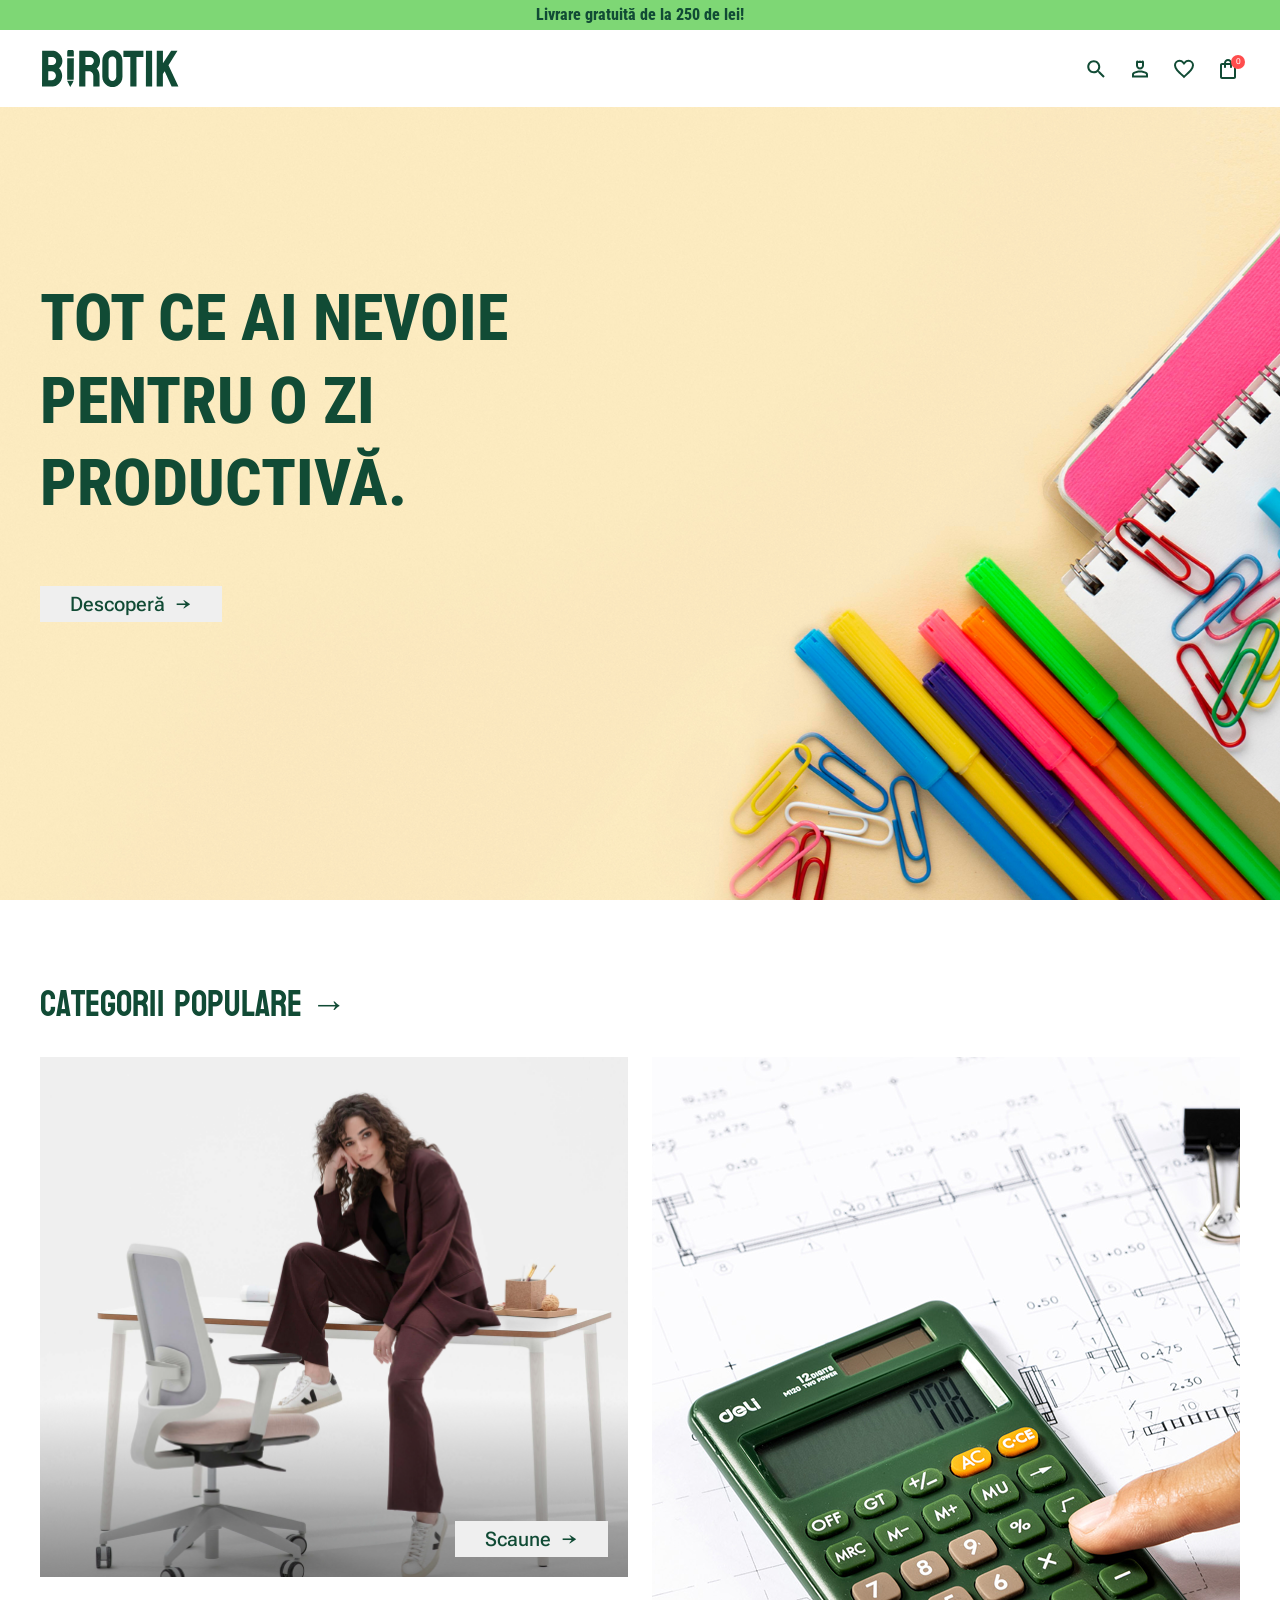
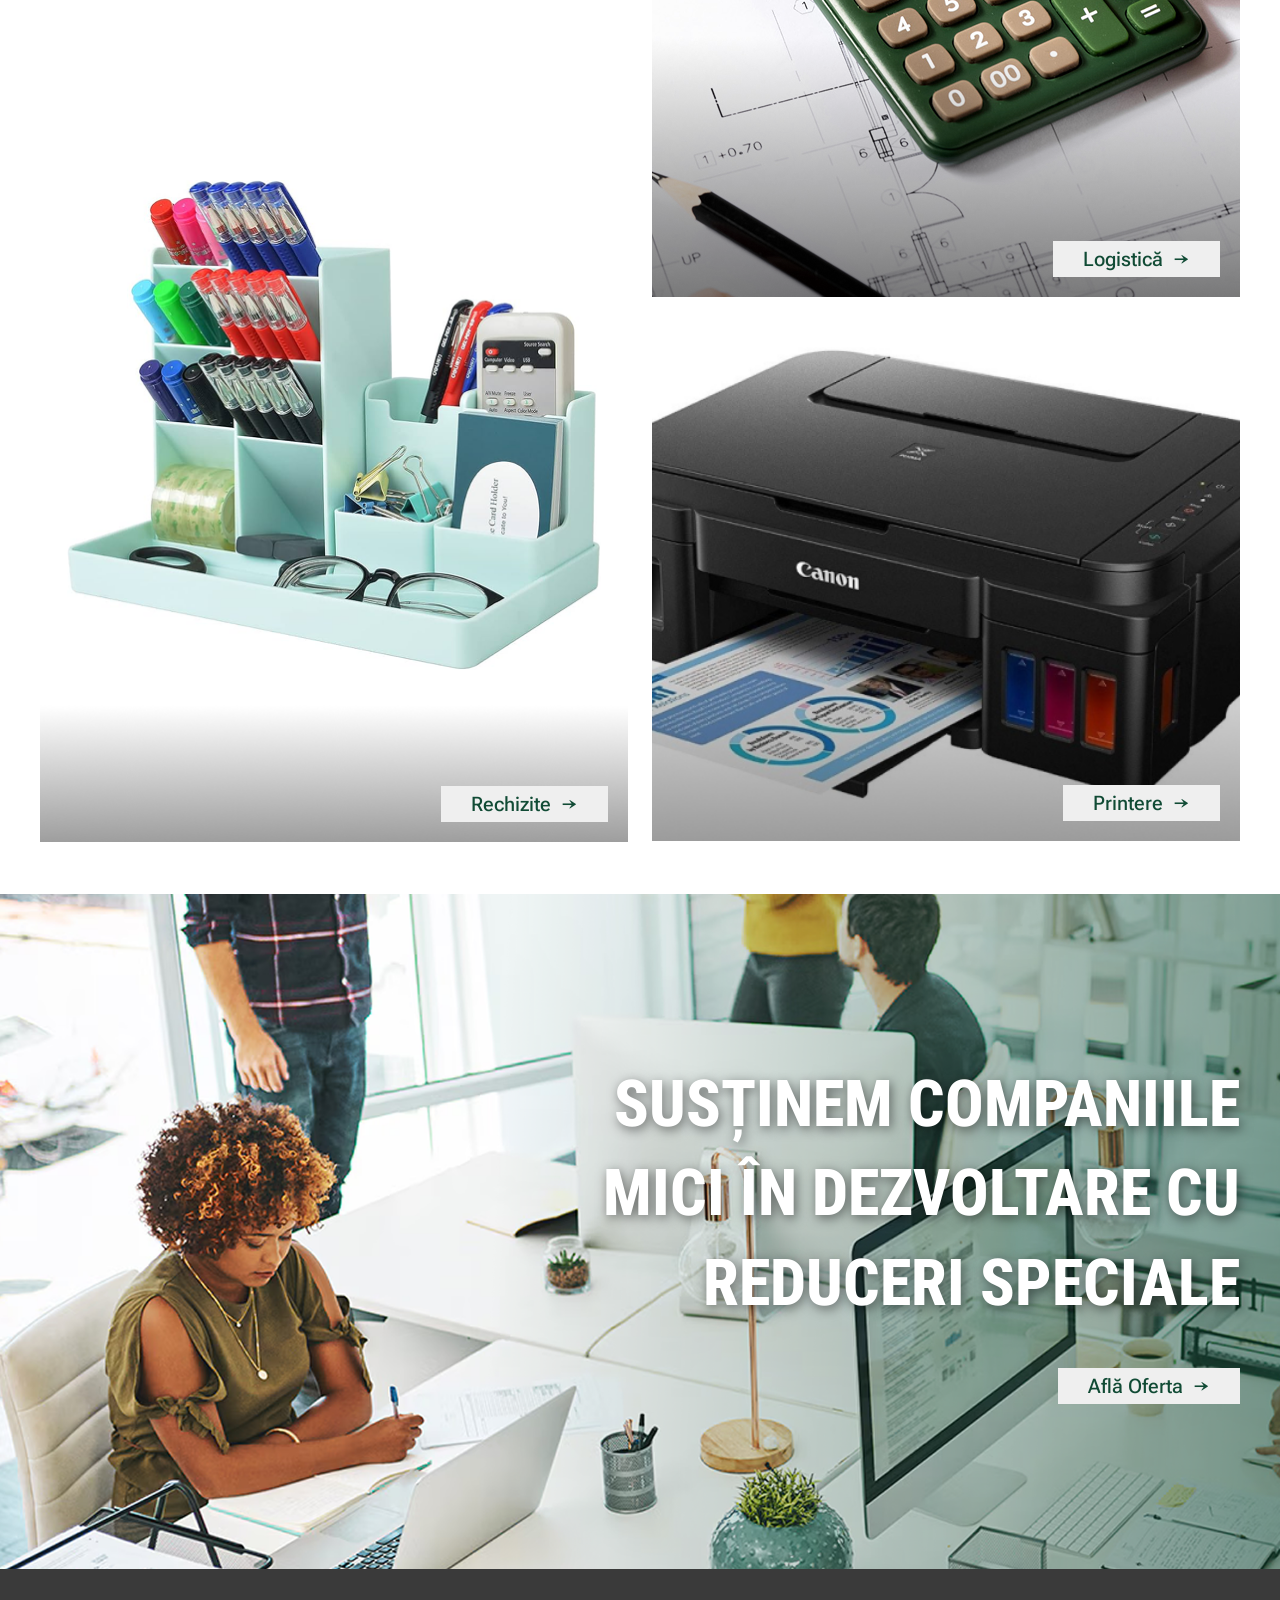
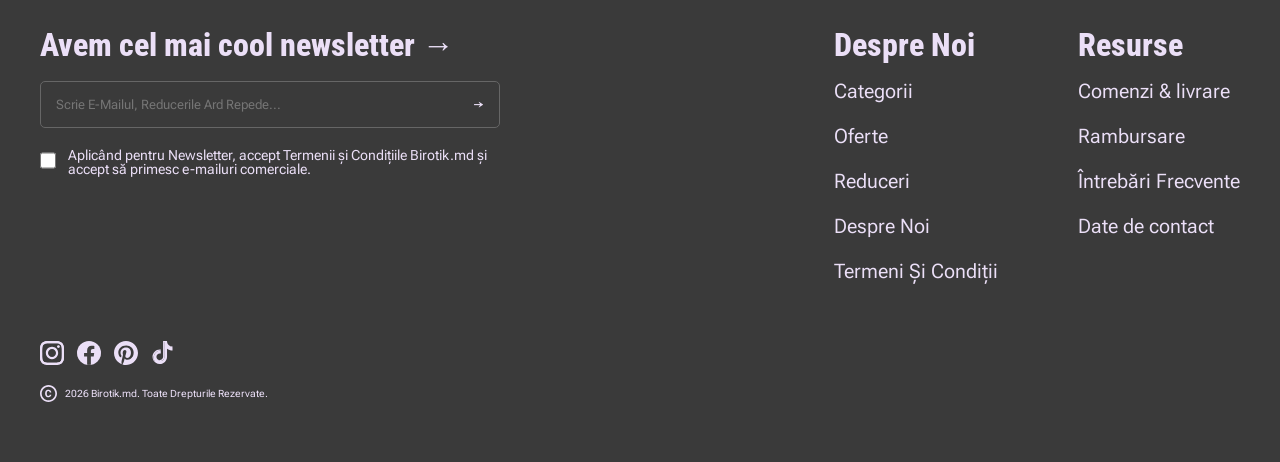
<file: index.html>
<!DOCTYPE html>
<html lang="en">

<head>
    <meta charset="UTF-8">
    <meta name="viewport" content="width=device-width, initial-scale=1.0">
    <title>Birotik</title>
    <link rel="stylesheet" href="styles/styles.css" />
    <link rel="stylesheet" href="styles/header.css" />
    <link rel="stylesheet" href="styles/hero.css" />
    <link rel="stylesheet" href="styles/categories.css" />
    <link rel="stylesheet" href="styles/action.css" />
    <link rel="stylesheet" href="styles/footer.css" />

    <link rel="icon" type="image/x-icon" href="assets/svg/favicon.svg">
</head>

<body>
    <div class="header-container"></div>

    <main>
        <section class="hero">
            <div class="container">
                <h1 class="hero_heading">Tot ce ai nevoie pentru o zi productivă.</h1>
                <button class="hero_button button">
                    <a href="market.html" class="hero_button_link button_link">
                        <span>Descoperă</span>
                        <span class="hero_button_icon button_icon">→</span>
                    </a>
                </button>
            </div>
        </section>

        <section class="categories">
            <div class="container">
                <h2 class="categories_heading">
                    <a href="categories.html">Categorii populare →</a>
                </h2>
                <div class="categories_gallery">
                    <div class="categori_item item1">
                        <button class="button categorie_button">
                            <a href="404.html" class="categorie_button_link button_link">
                                <span>Scaune</span>
                                <span class="categorie_button_icon button_icon">→</span>
                            </a>
                        </button>
                    </div>
                    <div class="categori_item item2">
                        <button class="button categorie_button">
                            <a href="404.html" class="categorie_button_link button_link">
                                <span>Logistică</span>
                                <span class="categorie_button_icon button_icon">→</span>
                            </a>
                        </button>
                    </div>
                    <div class="categori_item item3">
                        <button class="button categorie_button">
                            <a href="404.html" class="categorie_button_link button_link">
                                <span>Rechizite</span>
                                <span class="categorie_button_icon button_icon">→</span>
                            </a>
                        </button>
                    </div>
                    <div class="categori_item item4">
                        <button class="button categorie_button">
                            <a href="404.html" class="categorie_button_link button_link">
                                <span>Printere</span>
                                <span class="categorie_button_icon button_icon">→</span>
                            </a>
                        </button>
                    </div>
                </div>
            </div>
            </div>
        </section>

        <section class="action">
            <div class="container">
                <h1 class="action_heading">Susținem companiile mici în dezvoltare cu reduceri speciale</h1>
                <button class="action_button button">
                    <a href="about.html" class="action_button_link button_link">
                        <span>Află Oferta</span>
                        <span class="action_button_icon button_icon">→</span>
                    </a>
                </button>
            </div>
        </section>

    </main>

    <div class="footer-container"></div>

</body>

<script src=" js_code/header-injector.js"></script>
<script src=" js_code/footer-injector.js"></script>


</html>
</file>
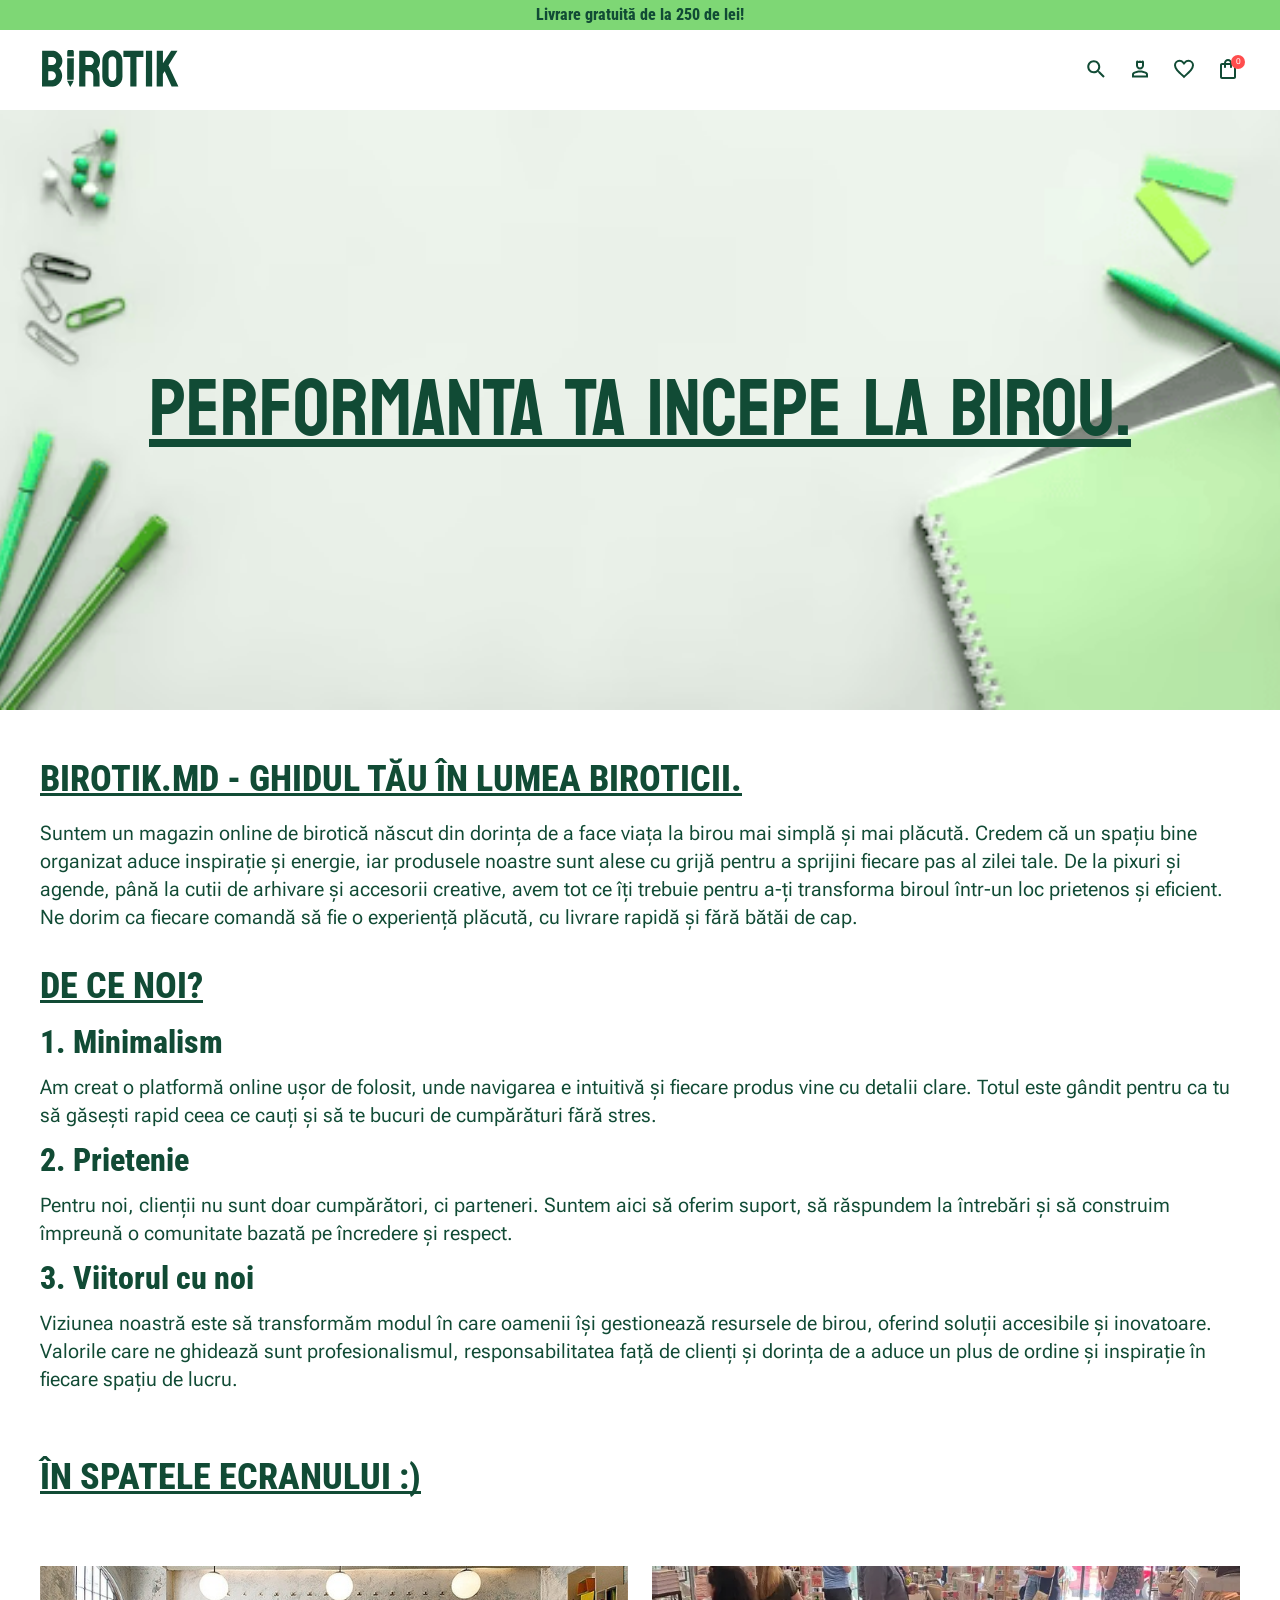
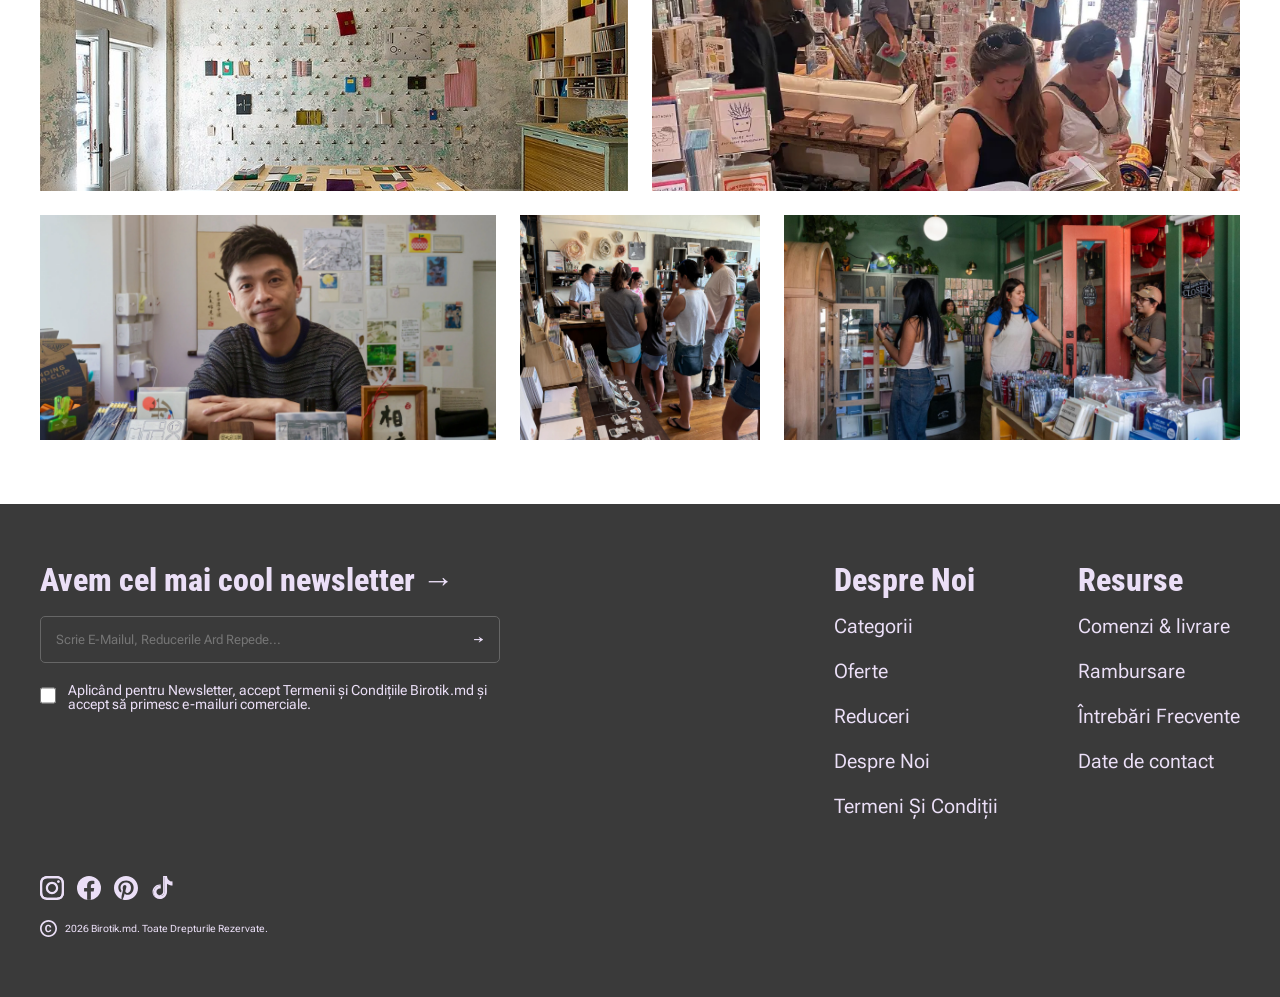
<file: about.html>
<!DOCTYPE html>
<html lang="en">

<head>
    <meta charset="UTF-8">
    <meta name="viewport" content="width=device-width, initial-scale=1.0">
    <title>Birotik</title>
    <link rel="stylesheet" href="styles/styles.css" />
    <link rel="stylesheet" href="styles/header.css" />
    <link rel="stylesheet" href="styles/footer.css" />
    <link rel="stylesheet" href="styles/about.css" />

    <link rel="icon" type="image/x-icon" href="assets/svg/favicon.svg">
</head>

<body>
    <div class="header-container"></div>

    <main>
        <section class="action">
            <div class="container">
                <h1 class="action_heading">Performanta ta incepe la birou.</h1>
            </div>
        </section>
        <br>
        <div class="container">
            <section class="text-about">
                <h2 class="h2text"><a src="index.html">BIROTIK.MD</a> -
                    GHIDUL TĂU ÎN LUMEA BIROTICII.</h2>
                <p class="textspan">Suntem un magazin online de birotică născut din dorința de a face viața la birou mai
                    simplă și
                    mai plăcută. Credem că un spațiu bine organizat aduce inspirație și energie, iar produsele noastre
                    sunt alese cu
                    grijă pentru a sprijini fiecare pas al zilei tale. De la pixuri și agende, până la cutii de arhivare
                    și
                    accesorii creative, avem tot ce îți trebuie pentru a-ți transforma biroul într-un loc prietenos și
                    eficient. Ne
                    dorim ca fiecare comandă să fie o experiență plăcută, cu livrare rapidă și fără bătăi de cap.</span>
                <h2 class="h2text">De ce noi?</h2>
                <br>
                <h2 class="reasons">1. Minimalism</h2>
                <p class="textspan">Am creat o platformă online ușor de folosit, unde navigarea e intuitivă și fiecare
                    produs vine
                    cu detalii clare. Totul este gândit pentru ca tu să găsești rapid ceea ce cauți și să te bucuri de
                    cumpărături
                    fără stres.</span>
                <h2 class="reasons">2. Prietenie</h2>
                <p class="textspan">Pentru noi, clienții nu sunt doar cumpărători, ci parteneri. Suntem aici să oferim
                    suport, să
                    răspundem la întrebări și să construim împreună o comunitate bazată pe încredere și respect.</span>
                <h2 class="reasons">3. Viitorul cu noi</h2>
                <p class="textspan">Viziunea noastră este să transformăm modul în care oamenii își gestionează resursele
                    de birou,
                    oferind soluții accesibile și inovatoare. Valorile care ne ghidează sunt profesionalismul,
                    responsabilitatea
                    față de clienți și dorința de a aduce un plus de ordine și inspirație în fiecare spațiu de
                    lucru.</span>
            </section>
            <br>
            <section class="image-grid">
                <h2 class="h2text">în spatele ecranului :&#41;</h2>
            </section>
            <section class="image-grid">
                <div class="grid-wrapper">

                    <div class="row-1">
                        <div class="cell">
                            <img src="assets/images/1.jpg">
                        </div>
                        <div class="cell">
                            <img src="assets/images/2.webp">
                        </div>
                    </div>

                    <div class="row-2">
                        <div class="cell-a">
                            <img src="assets/images/3.webp">
                        </div>
                        <div class="cell-b">
                            <img src="assets/images/5.webp">
                        </div>
                        <div class="cell-c">
                            <img src="assets/images/6.jpg">
                        </div>
                    </div>

                </div>
            </section>
        </div>
    </main>

    <div class=" footer-container"></div>

</body>

<script src=" js_code/header-injector.js"></script>
<script src=" js_code/footer-injector.js"></script>


</html>
</file>
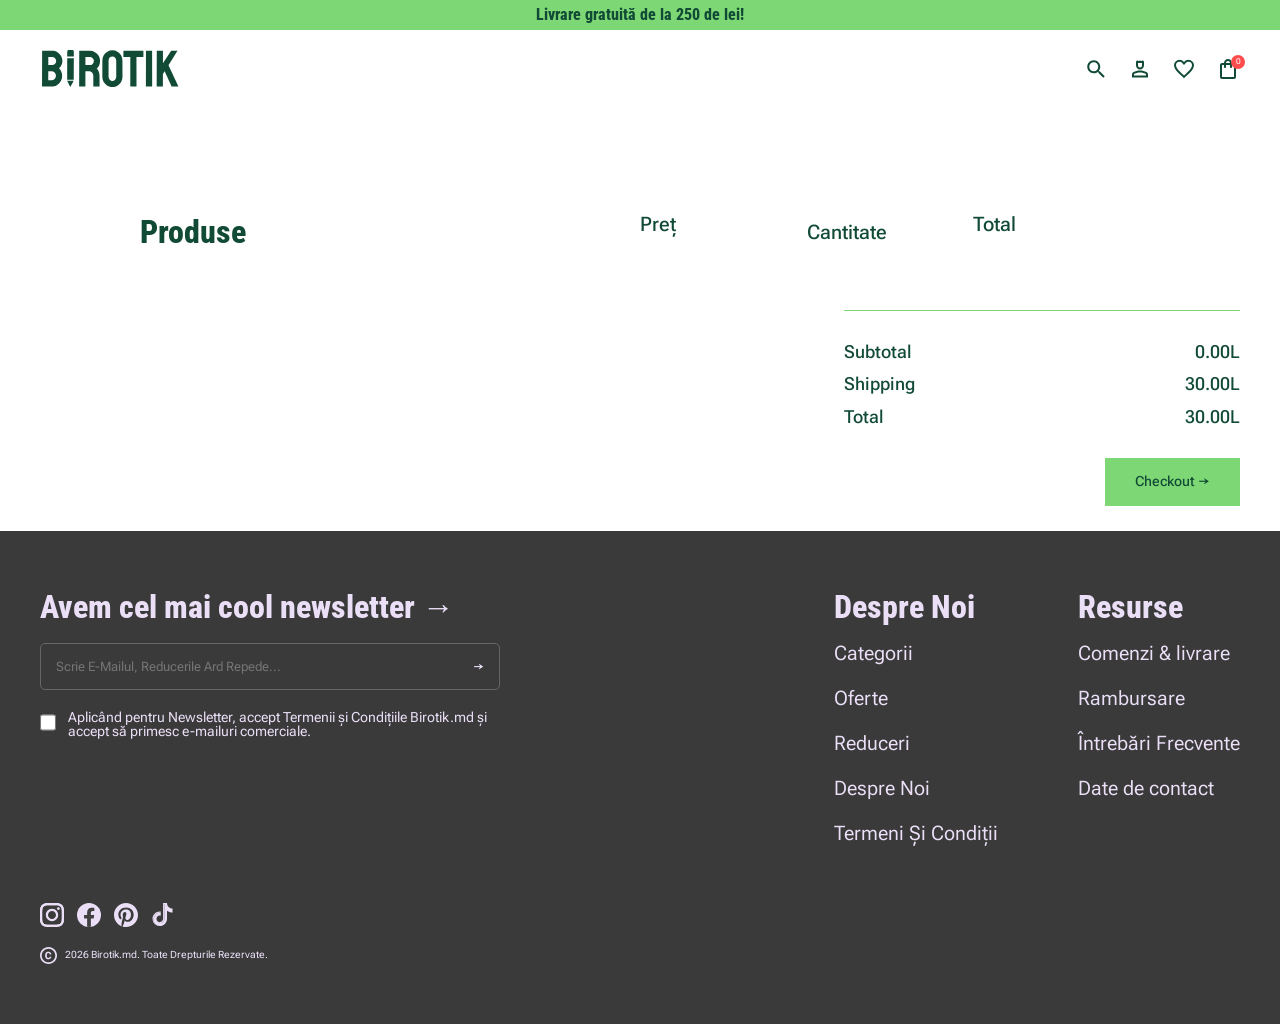
<file: cart.html>
<!DOCTYPE html>
<html lang="en">

<head>
    <meta charset="UTF-8">
    <meta name="viewport" content="width=device-width, initial-scale=1.0">
    <title>Birotik</title>
    <link rel="stylesheet" href="styles/styles.css" />
    <link rel="stylesheet" href="styles/header.css" />
    <link rel="stylesheet" href="styles/footer.css" />
    <link rel="stylesheet" href="styles/cart.css" />

    <link rel="icon" type="image/x-icon" href="assets/svg/favicon.svg">
</head>

<body>
    <div class="header-container"></div>

    <main>
        <div class="container">
            <div class="cart-wrapper">
                <div class="cart">
                    <div class="cart-header">
                        <div class="cart-title">Produse</div>
                        <div></div>
                        <div class="price">Preț</div>
                        <div class="qty">Cantitate</div>
                        <div class="total">Total</div>
                    </div>
                    <div class="cart-items"></div>
                </div>

                <div class="checkout">
                    <div class="prices-wrapper">
                        <div>Subtotal</div>
                        <div class="subtotal-price"></div>
                    </div>
                    <div class="prices-wrapper">
                        <div>Shipping</div>
                        <div class="shipping-price"></div>
                    </div>
                    <div class="prices-wrapper">
                        <div>Total</div>
                        <div class="total-price"></div>
                    </div>
                    <button>
                        <a href="checkout.html">Checkout →</a>
                    </button>
                </div>
            </div>
        </div>
    </main>

    <div class=" footer-container"></div>

</body>

<script src=" js_code/header-injector.js"></script>
<script src=" js_code/footer-injector.js"></script>
<script type="module" src="js_code/cart.js"></script>
<script type="module" src="js_code/mockupData.js"></script>


</html>
</file>
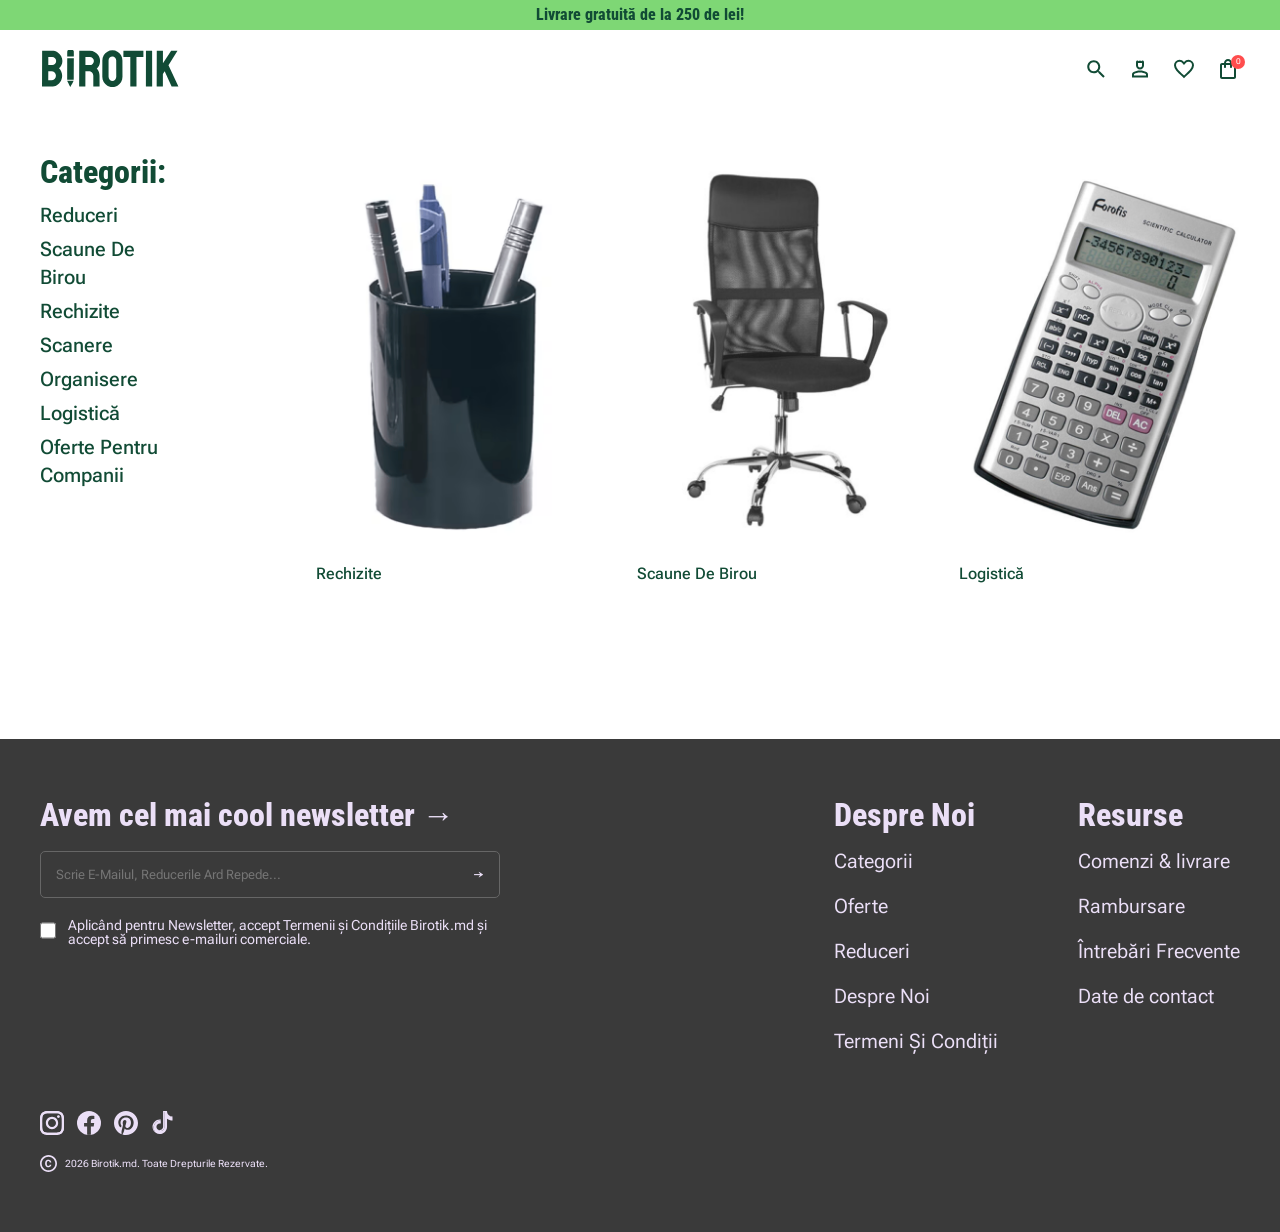
<file: categories.html>
<!DOCTYPE html>
<html lang="en">

<head>
    <meta charset="UTF-8">
    <meta name="viewport" content="width=device-width, initial-scale=1.0">
    <title>Birotik</title>
    <link rel="stylesheet" href="styles/styles.css" />
    <link rel="stylesheet" href="styles/header.css" />
    <link rel="stylesheet" href="styles/footer.css" />
    <link rel="stylesheet" href="styles/categories-page.css" />

    <link rel="icon" type="image/x-icon" href="assets/svg/favicon.svg">
</head>

<body>
    <div class="header-container"></div>

    <main>
        <div class="container">
            <div class="categories-wrapper">
                <div class="nav">
                    <h1 class="nav-title">Categorii:</h1>
                    <a href="">Reduceri</a>
                    <a href="">Scaune De Birou</a>
                    <a href="">Rechizite</a>
                    <a href="">Scanere</a>
                    <a href="">Organisere</a>
                    <a href="">Logistică</a>
                    <a href="">Oferte Pentru Companii</a>
                </div>
                <div class="categories">
                    <div class="category">
                        <img src="assets/images/stationery.png" />
                        <h2>Rechizite</h2>
                    </div>
                    <div class="category">
                        <img src="assets/images/chair.png" />
                        <h2>Scaune De Birou</h2>
                    </div>
                    <div class="category">
                        <img src="assets/images/logistics.png"/>
                        <h2>Logistică</h2>
                    </div>
                </div>
            </div>
    </main>

    <div class=" footer-container"></div>

</body>

<script src=" js_code/header-injector.js"></script>
<script src=" js_code/footer-injector.js"></script>

</html>
</file>
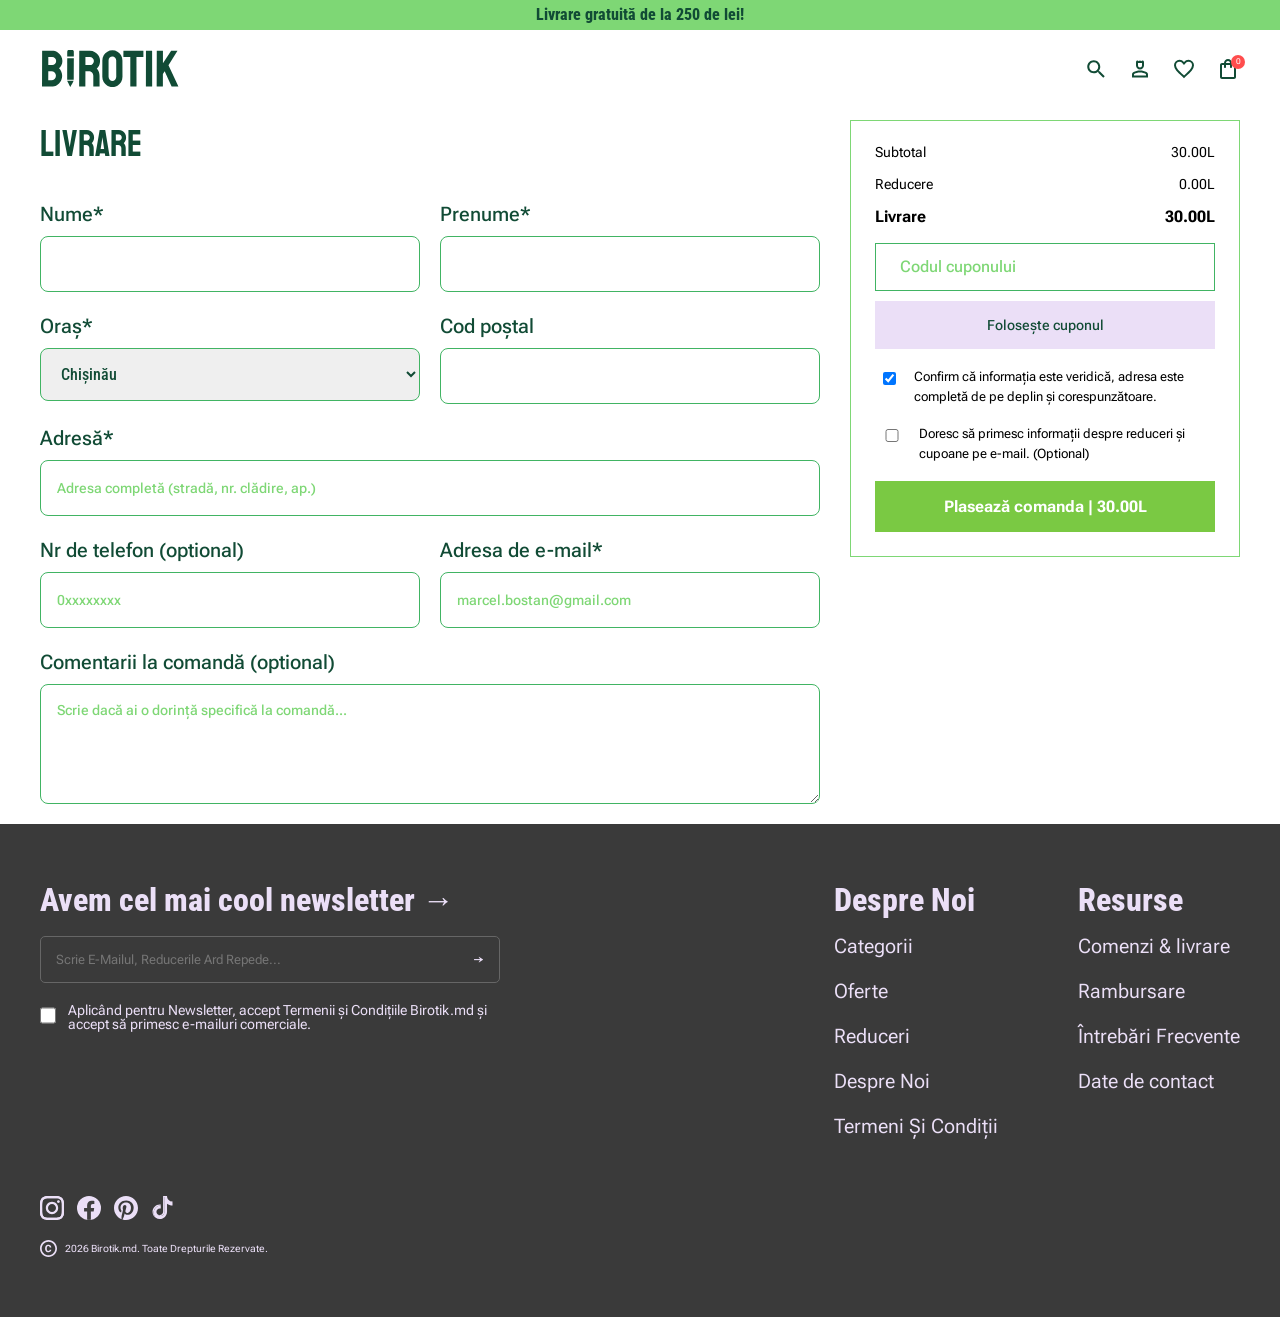
<file: checkout.html>
<!DOCTYPE html>
<html lang="en">

<head>
    <meta charset="UTF-8">
    <meta name="viewport" content="width=device-width, initial-scale=1.0">
    <title>Birotik</title>
    <link rel="stylesheet" href="styles/styles.css" />
    <link rel="stylesheet" href="styles/header.css" />
    <link rel="stylesheet" href="styles/footer.css" />
    <link rel="stylesheet" href="styles/checkout.css" />

    <link rel="icon" type="image/x-icon" href="assets/svg/favicon.svg">
</head>

<body>
    <div class="header-container"></div>

    <main>
        <div class="container">
            <form class="checkout">
                <div class="checkout-form">
                    <h2>LIVRARE</h2>
                    <div class="row two-col">
                        <div class="input-group">
                            <label>Nume*</label>
                            <input type="text" required>
                        </div>

                        <div class="input-group">
                            <label>Prenume*</label>
                            <input type="text" required>
                        </div>
                    </div>

                    <div class="row two-col">
                        <div class="input-group">
                            <label>Oraș*</label>
                            <select required>
                                <option>Chișinău</option>
                                <option>Bălți</option>
                                <option>Cahul</option>
                            </select>
                        </div>

                        <div class="input-group">
                            <label>Cod poștal</label>
                            <input type="text">
                        </div>
                    </div>

                    <div class="row">
                        <div class="input-group">
                            <label>Adresă*</label>
                            <input type="text" placeholder="Adresa completă (stradă, nr. clădire, ap.)" required>
                        </div>
                    </div>

                    <div class="row two-col">
                        <div class="input-group">
                            <label>Nr de telefon (optional)</label>
                            <input type="tel" pattern="0[0-9]{8}" placeholder="0xxxxxxxx">
                        </div>
                        <div class="input-group">
                            <label>Adresa de e-mail*</label>
                            <input type="email" placeholder="marcel.bostan@gmail.com" required>
                        </div>
                    </div>

                    <div class="row">
                        <div class="input-group">
                            <label>Comentarii la comandă (optional)</label>
                            <textarea placeholder="Scrie dacă ai o dorință specifică la comandă..."></textarea>
                        </div>
                    </div>
                </div>

                <div class="checkout-summary">
                    <div class="summary-row">
                        <span>Subtotal</span>
                        <span class="subtotal-price"></span>
                    </div>

                    <div class="summary-row">
                        <span>Reducere</span>
                        <span class="discount"></span>
                    </div>

                    <div class="summary-row total">
                        <span>Livrare</span>
                        <span class="total-price"></span>
                    </div>

                    <div class="coupon">
                        <input class="coupon-input" type="text" placeholder="Codul cuponului">
                        <button class="use-discount">Folosește cuponul</button>
                    </div>

                    <div class="checkbox-group">
                        <input type="checkbox" checked>
                        <label>
                            Confirm că informația este veridică,
                            adresa este completă de pe deplin și corespunzătoare.
                        </label>
                    </div>

                    <div class="checkbox-group">
                        <input type="checkbox">
                        <label>
                            Doresc să primesc informații despre reduceri
                            și cupoane pe e-mail. (Optional)
                        </label>
                    </div>

                    <button type="submit" class="checkout-btn">
                        <span>Plasează comanda</span>
                        <span> | </span>
                        <span class="button-price">130.00L</span>
                    </button>
                    </div>
                </div>
            </form>
        </div>
    </main>

    <div class=" footer-container"></div>
</body>

<script src="js_code/header-injector.js"></script>
<script src="js_code/footer-injector.js"></script>
<script type="module" src="js_code/checkout.js"></script>
<script type="module" src="js_code/mockupData.js"></script>


</html>
</file>
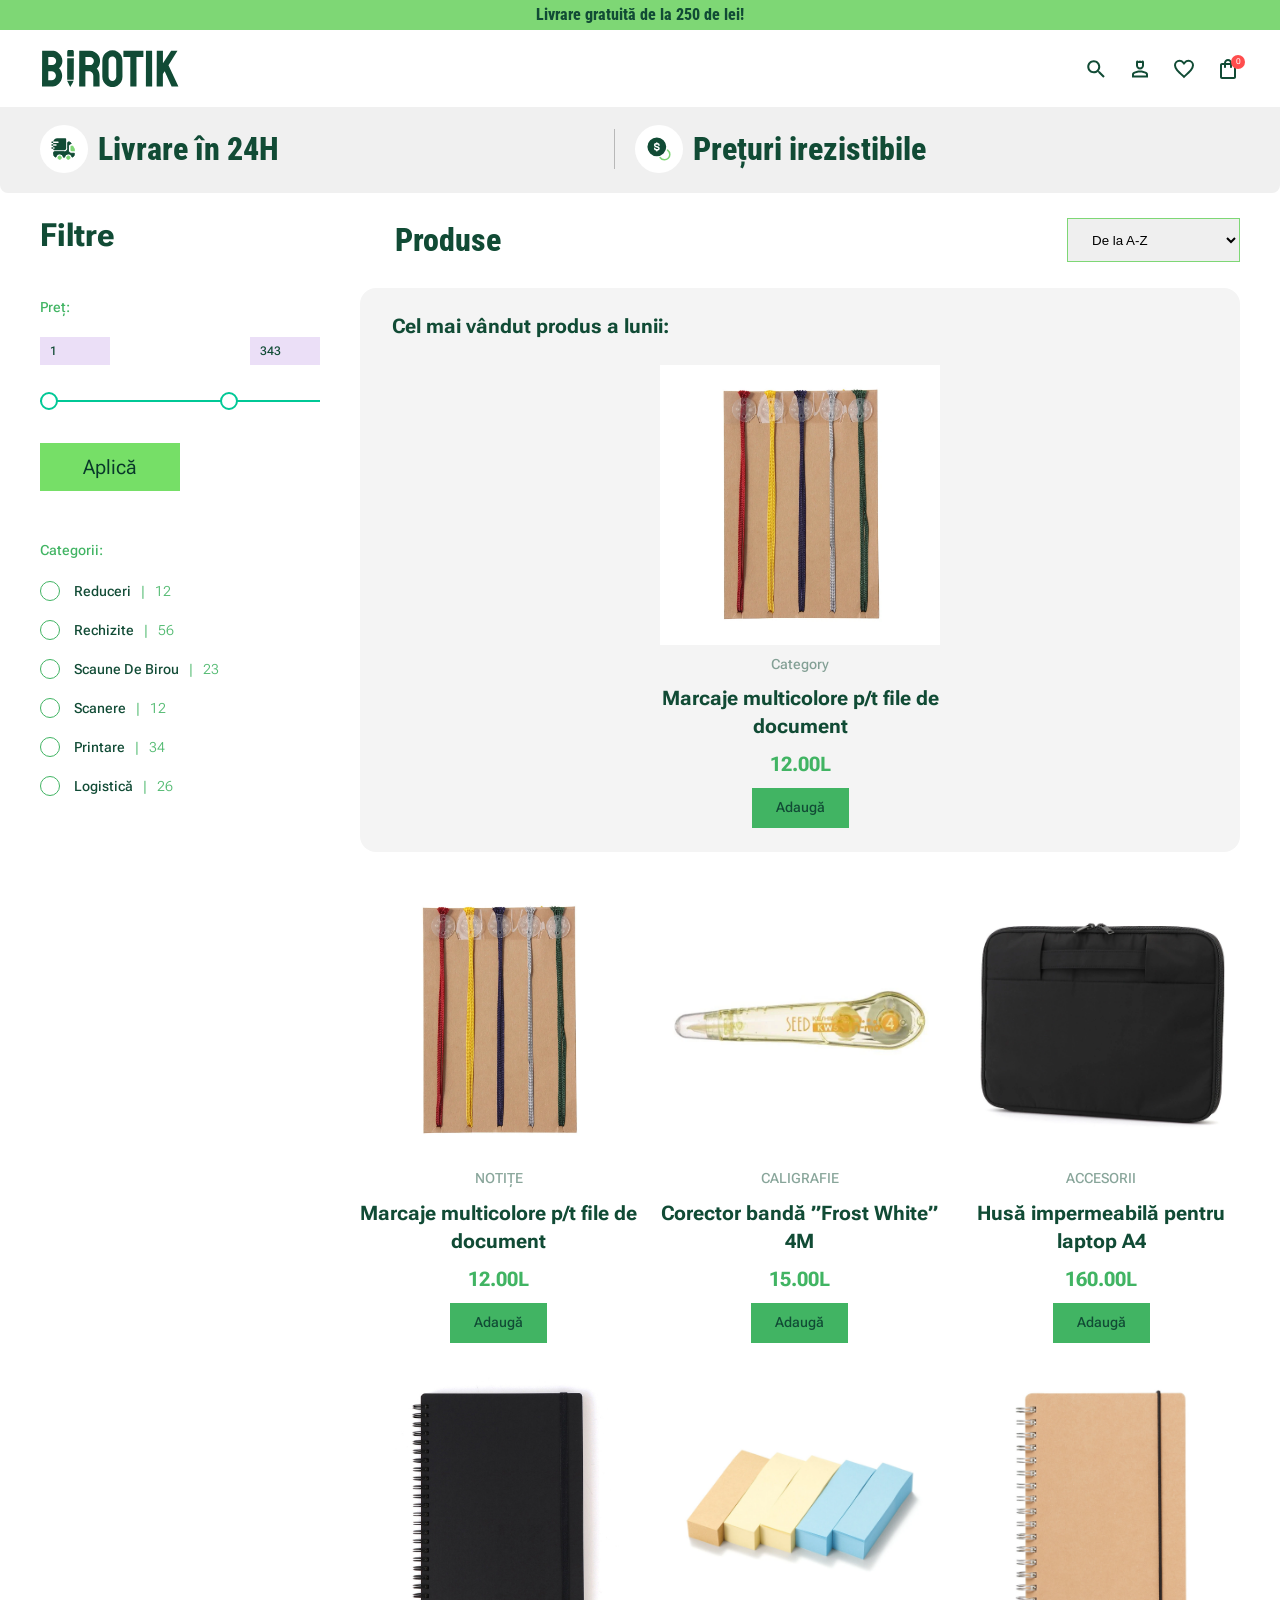
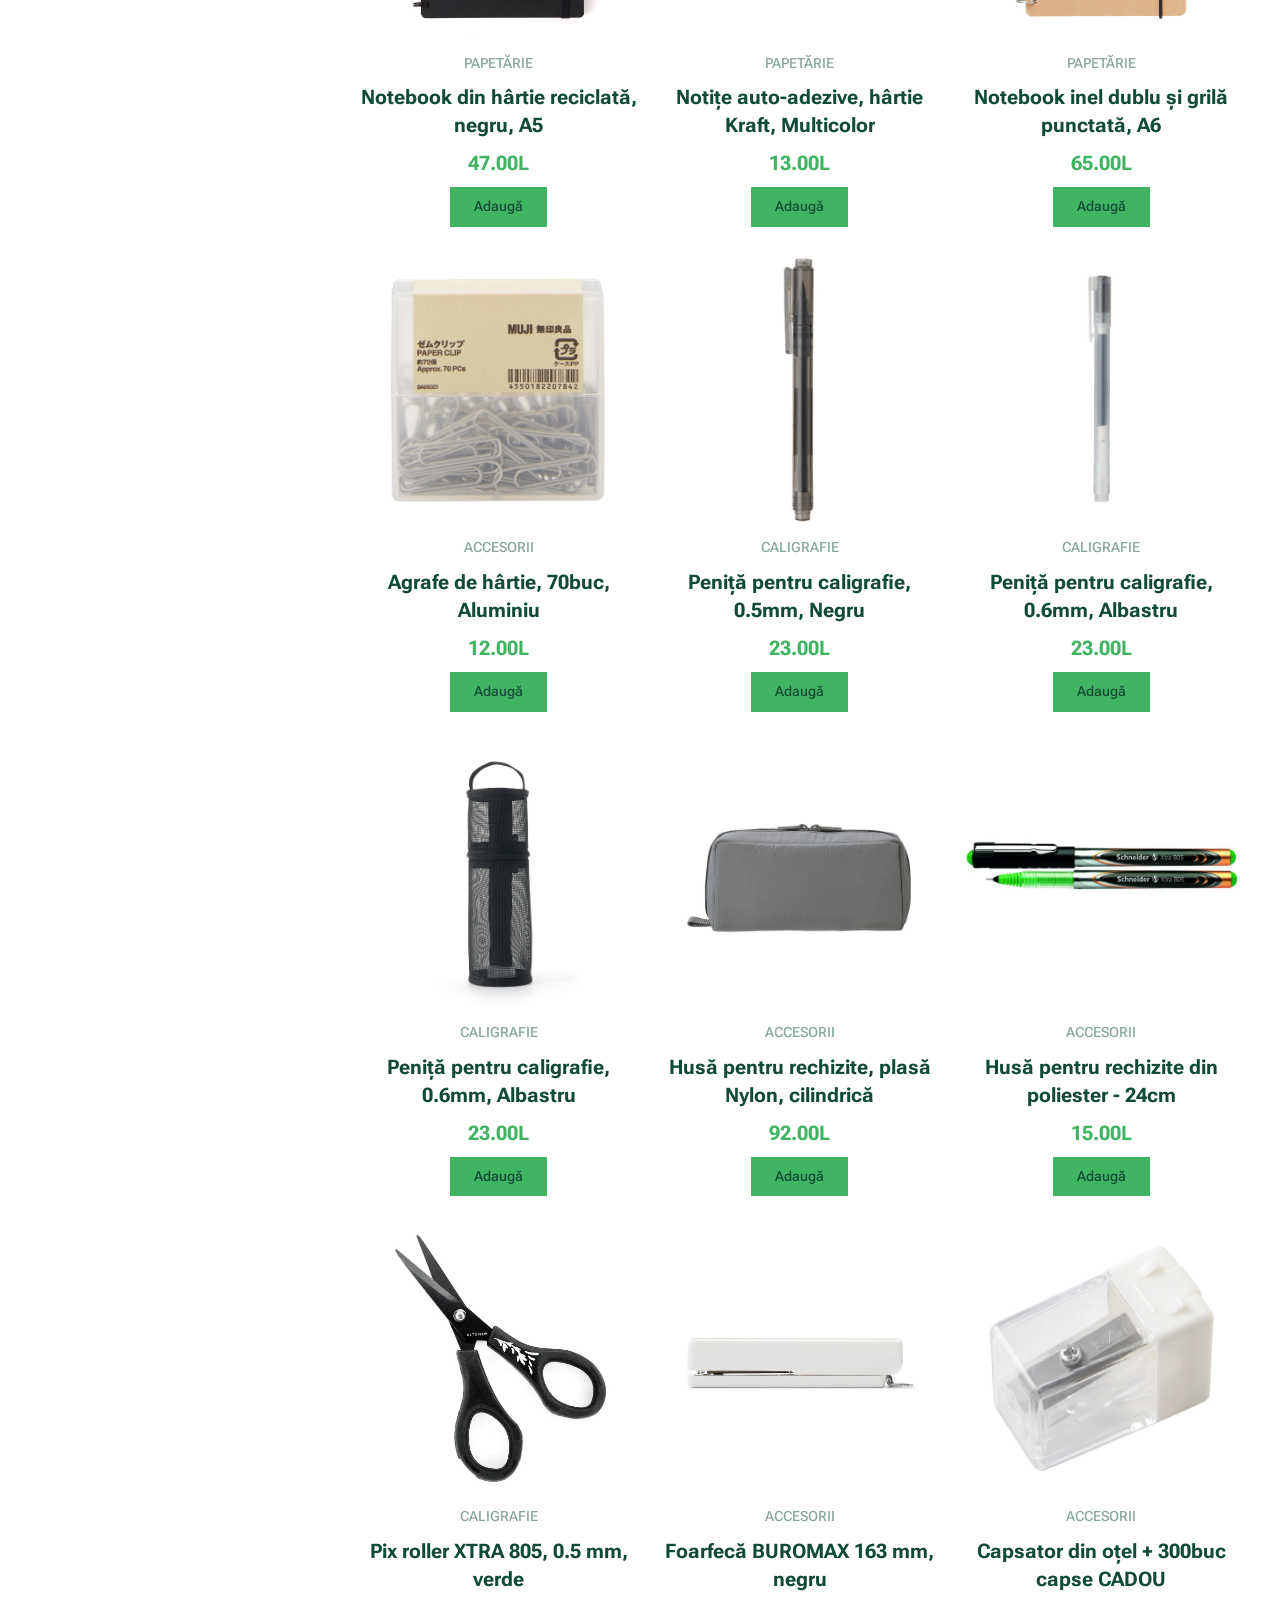
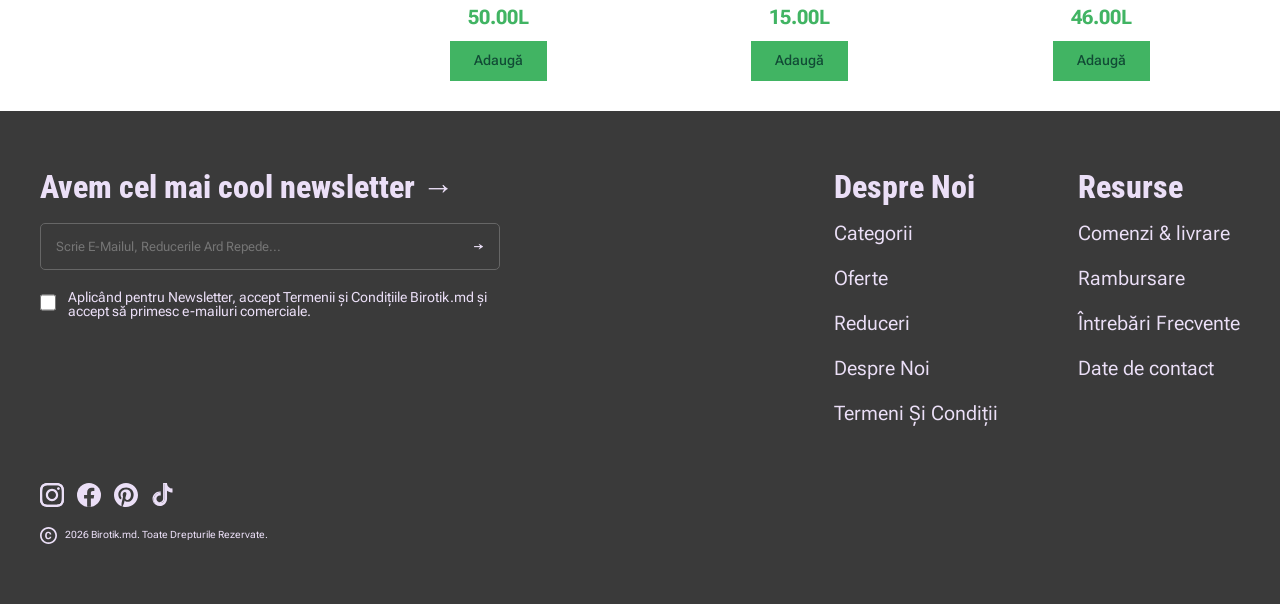
<file: market.html>
<!DOCTYPE html>
<html lang="en">

<head>
    <meta charset="UTF-8">
    <meta name="viewport" content="width=device-width, initial-scale=1.0">
    <title>Birotik</title>
    <link rel="stylesheet" href="styles/styles.css" />
    <link rel="stylesheet" href="styles/header.css" />
    <link rel="stylesheet" href="styles/market.css" />
    <link rel="stylesheet" href="styles/footer.css" />
    <link rel="icon" type="image/x-icon" href="assets/svg/favicon.svg">
</head>

<body>
    <div class="header-container"></div>

    <main>
        <div class="store-info">
            <div class="container">
                <div class="store-info-colums">
                    <div class="store-info-colum">
                        <span class="store-info-background">
                            <img src="assets/svg/delivery.svg" alt="Icon" class="store-icon">
                        </span>
                        <h2 class="store-info-text">Livrare în 24H</h2>
                    </div>
                    <span class="separator"></span>
                    <div class="store-info-colum">
                        <span class="store-info-background">
                            <img src="assets/svg/coin.svg" alt="Icon" class="store-icon">
                        </span>
                        <h2 class="store-info-text">Prețuri irezistibile</h2>
                    </div>
                </div>
            </div>
        </div>

        <div class="container">
            <div class="store-container">
                <div class="filter-panel">
                    <h2 class="filter-title">Filtre</h2>
                    <div class="price-box">
                        <h2 class="section-title">Preț:</h2>
                        <div class="price-inputs">
                            <input type="number" id="minPrice" class="price-input" value="1">
                            <input type="number" id="maxPrice" class="price-input" value="343">
                        </div>
                        <div class="slider-container">
                            <div class="slider-track"></div>
                            <input type="range" min="1" max="500" value="1" id="rangeMin" class="range-input">
                            <input type="range" min="1" max="500" value="343" id="rangeMax" class="range-input">
                        </div>
                        <button class="apply-btn">
                            Aplică
                        </button>
                    </div>

                    <div class="category-box">
                        <h2 class="section-title">Categorii:</h2>
                        <div class="categories">
                            <label class="category-item">
                                <input type="checkbox">
                                <span class="custom-checkbox"></span>
                                <div class="category-content">
                                    <span>Reduceri</span>
                                    <span class="filter-separator">|</span>
                                    <span class="count">12</span>
                                </div>
                            </label>
                            <label class="category-item">
                                <input type="checkbox">
                                <span class="custom-checkbox"></span>
                                <div class="category-content">
                                    <span>Rechizite</span>
                                    <span class="filter-separator">|</span>
                                    <span class="count">56</span>
                                </div>
                            </label>
                            <label class="category-item">
                                <input type="checkbox">
                                <span class="custom-checkbox"></span>
                                <div class="category-content">
                                    <span>Scaune De Birou</span>
                                    <span class="filter-separator">|</span>
                                    <span class="count">23</span>
                                </div>
                            </label>
                            <label class="category-item">
                                <input type="checkbox">
                                <span class="custom-checkbox"></span>
                                <div class="category-content">
                                    <span>Scanere</span>
                                    <span class="filter-separator">|</span>
                                    <span class="count">12</span>
                                </div>
                            </label>
                            <label class="category-item">
                                <input type="checkbox">
                                <span class="custom-checkbox"></span>
                                <div class="category-content">
                                    <span>Printare</span>
                                    <span class="filter-separator">|</span>
                                    <span class="count">34</span>
                                </div>
                            </label>
                            <label class="category-item">
                                <input type="checkbox">
                                <span class="custom-checkbox"></span>
                                <div class="category-content">
                                    <span>Logistică</span>
                                    <span class="filter-separator">|</span>
                                    <span class="count">26</span>
                                </div>
                            </label>
                        </div>
                    </div>
                </div>

                <div class="products">
                    <div class="sort-products">
                        <span class="match-count">Produse</span>
                        <select name="sort" id="sort" class="sort-select">
                            <option value="relevance">De la A-Z</option>
                            <option value="price-asc">Preț: Crescător</option>
                            <option value="price-desc">Preț: Descrescător</option>
                            <option value="newest">Cele mai noi</option>
                        </select>
                    </div>
                    <div class="match-sealed">
                        <h2 class="match-title">Cel mai vândut produs a lunii:</h2>

                        <div class="product-card">
                            <img class="product-card-image" src="assets/images/prod/1.webp" />
                            <p class="product-card-category">Category</p>
                            <p class="product-card-name">Marcaje multicolore p/t file de document</p>
                            <p class="product-card-price">12.00L</p>
                            <button class="product-card-button">Adaugă</button>
                        </div>
                        
                    </div>

                    <div class="products-cards-container">
                        <div class="product-card">
                            <img class="product-card-image" src="assets/images/prod/2.webp" />
                            <p class="product-card-category">Caligrafie</p>
                            <p class="product-card-name">Corector bandă ”Frost White” 4M</p>
                            <p class="product-card-price">15.00L</p>
                            <button class="product-card-button">Adaugă</button>
                        </div>
                    </div>
                </div>
            </div>
        </div>
    </main>

    <div class=" footer-container"></div>

</body>

<script src=" js_code/header-injector.js"></script>
<script src=" js_code/footer-injector.js"></script>
<script type="module" src="js_code/card.js"></script>
<script type="module" src="js_code/mockupData.js"></script>

</html>
</file>
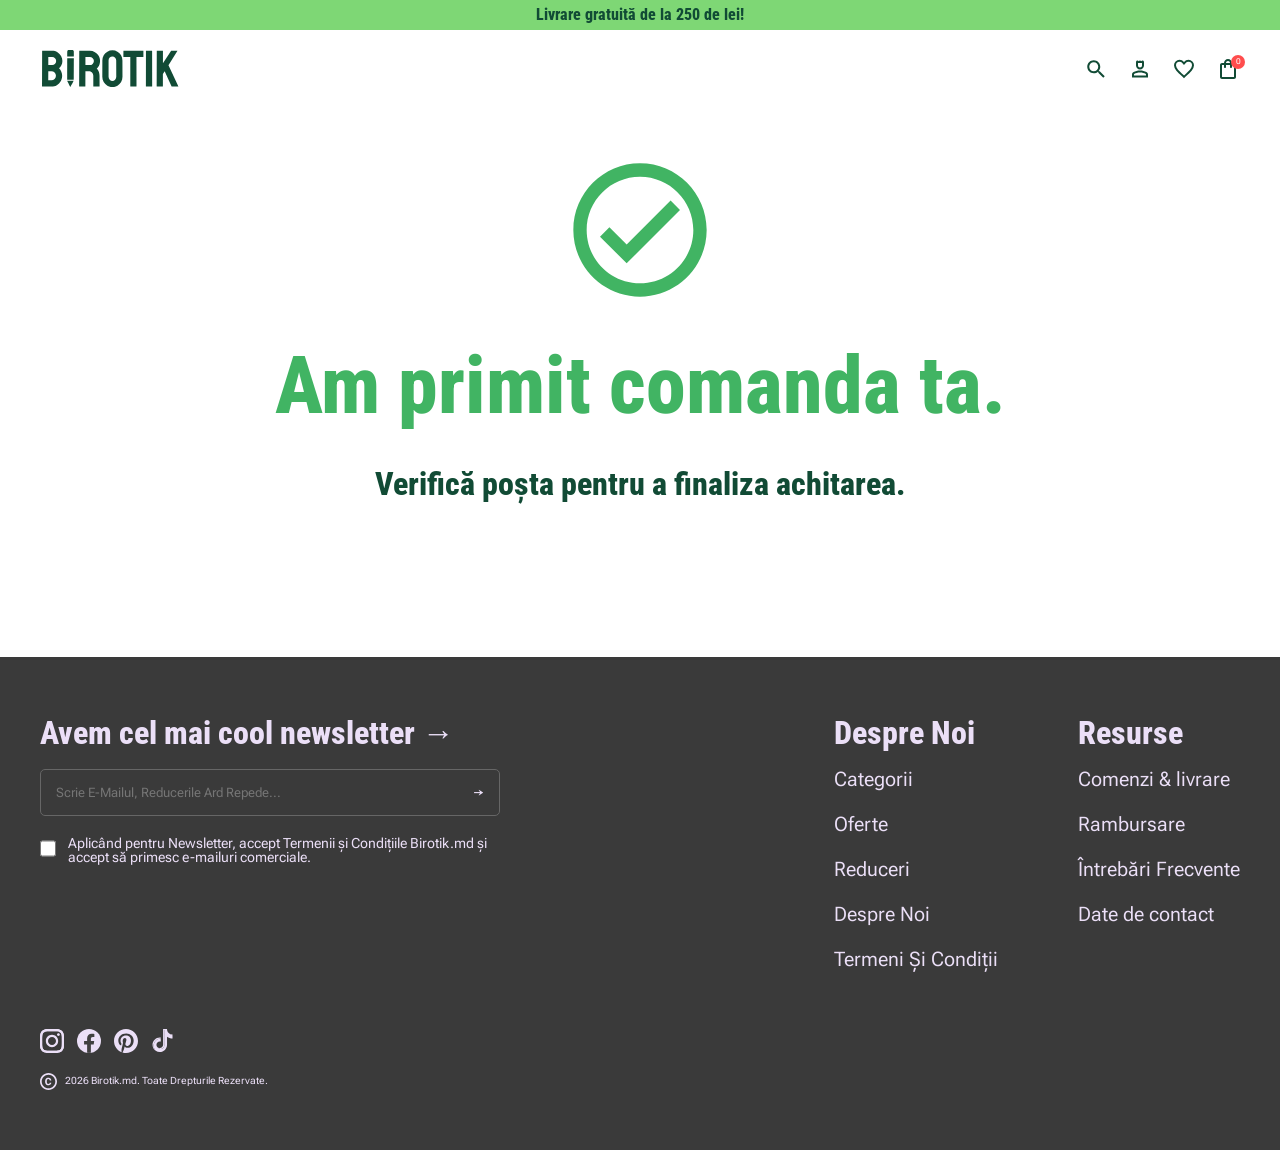
<file: success.html>
<!DOCTYPE html>
<html lang="en">

<head>
    <meta charset="UTF-8">
    <meta name="viewport" content="width=device-width, initial-scale=1.0">
    <title>Birotik</title>
    <link rel="stylesheet" href="styles/styles.css" />
    <link rel="stylesheet" href="styles/header.css" />
    <link rel="stylesheet" href="styles/footer.css" />
    <link rel="stylesheet" href="styles/success.css" />

    <link rel="icon" type="image/x-icon" href="assets/svg/favicon.svg">
</head>

<body>
    <div class="header-container"></div>

    <main>
        <div class="container">
            <div class="message-container">
                <svg width="160" height="160" viewBox="0 0 160 160" fill="none" xmlns="http://www.w3.org/2000/svg">
                    <path
                        d="M80.0006 13.334C43.2007 13.334 13.334 43.2007 13.334 80.0006C13.334 116.801 43.2007 146.667 80.0006 146.667C116.801 146.667 146.667 116.801 146.667 80.0006C146.667 43.2007 116.801 13.334 80.0006 13.334ZM80.0006 133.334C50.6007 133.334 26.6673 109.401 26.6673 80.0006C26.6673 50.6007 50.6007 26.6673 80.0006 26.6673C109.401 26.6673 133.334 50.6007 133.334 80.0006C133.334 109.401 109.401 133.334 80.0006 133.334ZM110.601 50.534L66.6673 94.4673L49.4007 77.2673L40.0007 86.6673L66.6673 113.334L120.001 60.0006L110.601 50.534Z"
                        fill="#41B463" />
                </svg>
                <h1 class="success-title">Am primit comanda ta.</h1>
                <h3 class="success-subtitle">Verifică poșta pentru a finaliza achitarea.</h3>
            </div>
        </div>
    </main>

    <div class=" footer-container"></div>

</body>

<script src=" js_code/header-injector.js"></script>
<script src=" js_code/footer-injector.js"></script>

</html>
</file>
<file: styles/styles.css>
@import url('https://fonts.googleapis.com/css2?family=Koulen&family=Roboto+Condensed:ital,wght@0,100..900;1,100..900&family=Roboto+Flex:opsz,wght,XOPQ,XTRA,YOPQ,YTDE,YTFI,YTLC,YTUC@8..144,100..1000,96,468,79,-203,738,514,712&display=swap');

* {
    padding: 0;
    margin: 0;
    border: 0;
}

:root {
    --dark: #114b35;
    --second-accent: #41b463;
    --accent: #7ed775;
    --light: #ebdff7;
    --bg: #3a3a3a;
    --border: #666666;
}

a {
    all: unset;
    cursor: pointer;
}

:root {
    --font-family: "Roboto Flex", sans-serif;
    --second-family: "Roboto Condensed", sans-serif;
    --third-family: "Koulen", sans-serif;
}

*,
*:before,
*:after {
    -webkit-box-sizing: border-box;
    box-sizing: border-box;
}

:focus,
:active {
    outline: none;
}

a:focus,
a:active {
    outline: none;
}

nav,
footer,
header,
aside {
    display: block;
}

html,
body {
    height: 100%;
    width: 100%;
}

body {
    display: flex;
    flex-direction: column;
}

main {
    flex: 1;
}

html,
body,
main {
    font-size: 100%;
    line-height: 1;
    font-size: 14px;
    -ms-text-size-adjust: 100%;
    -moz-text-size-adjust: 100%;
    -webkit-text-size-adjust: 100%;
    font-family: var(--font-family);
}

input,
button,
textarea {
    font-family: inherit;
}

input::-ms-clear {
    display: none;
}

button {
    cursor: pointer;
}

button::-moz-focus-inner {
    padding: 0;
    border: 0;
}

a,
a:visited {
    text-decoration: none;
}

a:hover {
    text-decoration: none;
}

ul li {
    list-style: none;
}

img {
    vertical-align: top;
}

h1,
h2,
h3,
h4,
h5,
h6 {
    font-size: inherit;
    font-weight: inherit;
}

.container {
    width: 100%;
    max-width: 1240px;
    margin: 0 auto;
    padding: 0 20px;
}


.button {
    padding: 4px 30px;
}

.button_link {
    font-family: var(--font-family);
    font-weight: 500;
    font-size: 20px;
    line-height: 140%;
    text-align: center;
    color: var(--dark);
    display: flex;
    align-items: center;
    justify-content: center;
    gap: 10px;
}

.button_icon {
    fill: var(--second-accent);
}
</file>
<file: styles/header.css>
.header {
    display: flex;
    flex-direction: column;
    align-items: center;
    width: 100%;
    position: fixed;
    z-index: 100;
    background-color: white;
}

.header_top {
    display: flex;
    flex-direction: column;
    align-items: center;
    width: 100%;
    height: 100%;
    background-color: var(--accent);
    font-family: var(--second-family);
    font-weight: 800;
    font-size: 16px;
    line-height: 140%;
    text-align: center;
    color: var(--dark);
    padding: 4px 20px;
}

.header_top_text {
    display: flex;
    flex-direction: column;
    align-items: center;
    width: 100%;
    height: 100%;
}

.header_nav {
    display: flex;
    flex-direction: row;
    align-items: center;
    justify-content: space-between;
    width: 100%;
    height: 100%;
    padding: 20px 0;
    transition: padding 0.3s ease;
    gap: 30px;
    flex-wrap: wrap;
}

header .down {
    padding: 5px 0;
}

.header_logo {
    display: inline-block;
}

.header_nav_list {
    display: flex;
    flex-direction: row;
    align-items: center;
    height: 100%;
    gap: 20px;
    position: relative;
}

.badge {
    position: absolute;
    top: -2px;
    right: -5px;
    background-color: #ff4d4d;
    color: white;
    width: 14px;
    height: 14px;
    display: flex;
    align-items: center;
    justify-content: center;
    border-radius: 50%;
    font-size: 8px;
}

@media (max-width: 576px) {
    .header_logo img {
        width: 100px;
        height: auto;
    }

    .header_nav {
        gap: 20px;
    }

    .header_nav_list {
        gap: 15px;
    }

}
</file>
<file: styles/hero.css>
.hero {
    position: relative;
    display: flex;
    flex-direction: column;
    align-items: center;
    justify-content: center;
    width: 100%;
    height: 100vh;
    background-image: url('../assets/images/main-baner.png');
    background-size: cover;
    background-repeat: no-repeat;
    background-position: center;
}

.hero_button {
    margin-top: 60px;
}

.hero_heading {
    font-family: var(--second-family);
    font-weight: 800;
    font-size: 64px;
    line-height: 129%;
    text-transform: uppercase;
    color: var(--dark);
    max-width: 500px;
}

@media (max-width: 576px) {
    .hero_heading {
        font-size: 52px;
    }
}
</file>
<file: styles/categories.css>
.categories {
    margin-top: 80px;
}

.categories_heading {
    font-family: var(--third-family);
    font-weight: 400;
    font-size: 36px;
    line-height: 140%;
    color: var(--dark);
}

.categories_gallery {
    margin-top: 20px;
    display: grid;
    grid-template-columns: repeat(2, 50%);
    grid-template-areas:
        "a b"
        "c d";
    margin: 15px -12px 40px -12px;
}

.categori_item {
    position: relative;
    background-size: cover;
    background-repeat: no-repeat;
    background-position: center;
    margin: 12px;
}

.item1 {
    grid-area: a;
    height: 520px;
}

.item2 {
    grid-area: b;
    height: 840px;
}

.item3 {
    grid-area: c;
    height: 833px;
    margin-top: -300px;
}

.item4 {
    grid-area: d;
    height: 520px;
}

@media (max-width: 768px) {
    .categories_gallery {
        grid-template-columns: 100%;
        grid-template-areas:
            "a"
            "b"
            "c"
            "d";
    }

    .item1,
    .item2,
    .item3,
    .item4 {
        height: 400px;
        margin-top: 0;
    }
}

.categorie_button {
    position: absolute;
    bottom: 20px;
    right: 20px;
    color: var(--light);
}


.item1 {
    background-image: url('../assets/images/girl on chair.png');
}

.item2 {
    background-image: url('../assets/images/calculator.png');
}

.item3 {
    background-image: url('../assets/images/elements stationery.png');
}

.item4 {
    background-image: url('../assets/images/printers.png');
}
</file>
<file: styles/action.css>
.action {
    position: relative;
    display: flex;
    flex-direction: column;
    align-items: center;
    justify-content: center;
    width: 100%;
    height: 75vh;
    background-image: url('../assets/images/sustainability.png');
    background-size: cover;
    background-repeat: no-repeat;
    background-position: center;
}


.action_heading {
    font-family: var(--second-family);
    font-weight: 800;
    font-size: 64px;
    text-transform: uppercase;
    color: white;
    max-width: 650px;
    line-height: 140%;
    text-align: right;
    text-shadow: 2px 3px 12px rgba(0, 0, 0, 0.5);
    margin-left: auto;
}

.action_button {
    margin-left: auto;
    margin-top: 40px;
    display: block;
}

@media (max-width: 576px) {
    .action_heading {
        font-size: 52px;
    }
}
</file>
<file: styles/footer.css>
footer {
    background-color: var(--bg);
    color: var(--light);
  }

  .footer-top {
    padding: 60px 0;
    display: flex;
    justify-content: space-between;
    gap: 50px;
    flex-wrap: wrap;
  }

  .footer-bottom {
    padding-bottom: 60px;
  }

  .newsletter-block {
    max-width: 460px;
  }

  .newsletter-block h2,
  .nav-column h3 {
    font-weight: 800;
    margin-bottom: 20px;
    font-size: 32px;
    font-family: var(--second-family);
  }

  .email-form {
    display: flex;
    border: 1.5px solid var(--border);
    border-radius: 5px;
    overflow: hidden;
    width: 100%;
    margin-bottom: 20px;
  }

  .email-form input {
    flex: 1;
    background: transparent;
    padding: 15px;
    font-family: var(--font-family);
    color: var(--light);
  }

  .email-form button {
    background: transparent;
    padding: 15px;
    cursor: pointer;
    color: var(--light);
  }


  .newsletter-checkbox {
    display: flex;
    gap: 12px;
  }

  .newsletter-checkbox input[type="checkbox"] {
    width: 25px;
    height: 25px;
    accent-color: #ffffff;
    cursor: pointer;
  }

  .nav-columns {
    display: flex;
    gap: 80px;
    flex-wrap: wrap;
  }

  .nav-column ul {
    list-style: none;
    display: flex;
    flex-direction: column;
    gap: 25px;
    font-size: 20px;

  }

  .copyright {
    display: flex;
    align-items: center;
    gap: 8px;
  }

  .copyright-text {
    font-size: 10px;
  }

  .icons {
    margin-bottom: 20px;
  }

  .iconface {
    margin-right: 10px;
  }
</file>
<file: styles/about.css>
.action {
    position: relative;
    display: flex;
    flex-direction: column;
    align-items: center;
    justify-content: center;
    width: 100%;
    margin-top: 110px;
    height: 600px;
    background: url("../assets/images/green.png");
    background-size: cover;
    background-repeat: no-repeat;
    background-position: center;
}

.action_heading {
    font-family: var(--third-family);
    text-decoration: underline;
    font-size: 80px;
    text-transform: uppercase;
    color: var(--dark);
    line-height: 140%;
    text-align: center;
    margin-left: auto;
}

.h2text {
    font-family: var(--second-family);
    font-weight: 400;
    font-size: 36px;
    line-height: 140%;
    text-decoration: underline;
    text-decoration-skip-ink: none;
    color: var(--dark);
    margin-top: 30px;
    font-weight: 800;
    text-transform: uppercase;
}

.reasons {
    color: var(--dark);
    font-size: 32px;
    font-weight: 800;
    font-family: var(--second-family);
}

.textspan {
    color: var(--dark);
    font-size: 20px;
    font-family: var(--font-family);
    margin: 15px 0;
    line-height: 140%;
}

@media (max-width: 576px) {
    .action_heading {
        font-size: 52px;
    }
}

.grid-wrapper {
    display: flex;
    flex-direction: column;
    gap: 24px;
    align-items: center;
    margin: 64px 0;
}

.row-1,
.row-2 {
    display: flex;
    gap: 24px;
    width: 100%;
    height: 25vh;
    max-height: 100%;
}

.row-1 .cell {
    flex: 1 1;
    width: 50%;
    height: 25vh;
}

.row-2 .cell-a,
.row-2 .cell-c {
    flex: 1 1;
    width: 50%;

}

.row-2 .cell-b {
    width: 20%;
}

.cell img,
.cell-a img,
.cell-b img,
.cell-c img {
    width: 100%;
    height: 100%;
    object-fit: cover;
}

@media (max-width: 576px) {

    .row-1,
    .row-2 {
        flex-wrap: wrap;
        gap: 24px;
        width: 100%;
        height: 100%;
        max-height: 100%;
    }

    .cell-a,
    .cell-b,
    .cell-c {
        width: 100%;
    }

    .row-1 .cell {
        flex: 1 1;
        width: 100%;
    }

    .row-2 .cell-a,
    .row-2 .cell-c {
        flex: 1 1;
        width: 100%;

    }

    .row-2 .cell-b {
        width: 100%;
    }

    .row-2 .cell-b {
        width: 100%;
    }
}
</file>
<file: styles/cart.css>
.cart-wrapper {
    margin-top: 200px;
    display: flex;
    flex-direction: column;
}

.cart {
    width: 100%;
    max-width: 1000px;
    margin: auto;
}

.cart-title {
    font-family: var(--second-family);
    font-weight: 800;
    font-size: 32px;
    line-height: 140%;
    color: var(--dark);
}

.cart-header {
    display: grid;
    grid-template-columns: 2fr 1fr 1fr 1fr 1fr;
    padding: 10px 0;
    margin-bottom: 20px;
    font-family: var(--font-family);
    font-weight: 500;
    font-size: 20px;
    line-height: 140%;
    color: var(--dark);
}

.cart-item {
    display: grid;
    grid-template-columns: 2fr 1fr 1fr 1fr 1fr;
    align-items: center;
    padding: 15px 0;
}

.product {
    display: flex;
    align-items: center;
    gap: 12px;
}

.product img {
    width: 60px;
    height: 60px;
    object-fit: contain;
}

.product h4 {
    margin: 0;
    font-size: 14px;
}

.product span {
    font-size: 12px;
    color: gray;
}


.price,
.total {
    font-weight: 500;
}


.qty {
    display: flex;
    align-items: center;
    gap: 10px;
}

.qty button {
    width: 28px;
    height: 28px;
    border: none;
    background: #eee;
    cursor: pointer;
    border-radius: 4px;
}

.product-title {
    font-family: var(--font-family);
    font-weight: 700;
    font-size: 20px;
    line-height: 140%;
    color: var(--dark);
}

.product-category {
    font-family: var(--font-family);
    font-weight: 500;
    font-size: 14px;
    line-height: 140%;
    text-align: center;
    color: rgba(17, 75, 53, 0.5);
    margin-top: 8px;
}

.button-container {
    display: flex;
    align-items: center;
    justify-content: center;
}

.button-container button {
    background: none;
}

.checkout {
    align-self: end;
    width: 33%;
    display: flex;
    flex-direction: column;
    padding-top: 25px;
    margin: 25px 0;
    border-top: 1px solid var(--accent);
}

.prices-wrapper {
    display: flex;
    justify-content: space-between;
    font-family: var(--font-family);
    font-weight: 500;
    font-size: 18px;
    line-height: 180%;
    text-transform: capitalize;
    color: var(--dark);
}

.checkout button {
    font-family: var(--font-family);
    font-weight: 500;
    font-size: 14px;
    line-height: 140%;
    text-align: center;
    color: var(--dark);
    padding: 14px 30px;
    background: var(--accent);
    transition: all .3s ease-in 0s;
    margin-left: auto;
    align-self: end;
    margin-top: 25px;
}

.checkout button:hover {
    color: var(--second-accent);
    background: var(--dark);
}

@media (max-width: 768px) {
    .cart-wrapper {
        margin: 100px auto;
    }

    .cart-item {
        display: flex;
        flex-direction: column;
        align-items: center;
        padding: 15px 0;
        gap: 25px;
        font-size: 18px;
    }

    .product {
        display: flex;
        flex-direction: column;
        align-items: center;
        gap: 12px;
    }

    .product img {
        width: 100%;
        max-width: 450px;
        height: auto;
        max-height: 400px;
    }

    .product h4 {
        margin: 0;
        font-size: 24px;
    }

    .product span {
        font-size: 18px;
    }

    .cart-header .price,
    .cart-header .qty,
    .cart-header .total {
        display: none;
    }

    .delete-item svg {
        width: 25px;
        height: 25px;
    }

    .qty {
        gap: 20px;
    }

    .qty button {
        width: 35px;
        height: 35px;
        font-size: 24px;
    }

    .checkout {
        align-self: start;
        width: 100%;
    }
}
</file>
<file: styles/categories-page.css>
.categories-wrapper {
    margin: 150px auto;
    display: flex;
    gap: 150px;
}

.nav {
    display: flex;
    flex-direction: column;
    gap: 6px;
    margin-bottom: 50px;
}

.nav a {
    font-family: var(--font-family);
    font-weight: 500;
    font-size: 20px;
    line-height: 140%;
    color: var(--dark);
}

.nav-title {
    font-family: var(--second-family);
    font-weight: 800;
    font-size: 32px;
    line-height: 140%;
    color: var(--dark);
}

.categories {
    display: flex;
    gap: 40px;
    max-width: 100%;
    flex-wrap: wrap;
}

.category {
    flex: 1 0;
    width: 33%;
}

.category img {
    flex: 1 1;
    width: 100%;
}

.categories h2 {
    font-family: var(--font-family);
    font-weight: 500;
    font-size: 16px;
    line-height: 180%;
    text-transform: capitalize;
    color: var(--dark);
}

@media (max-width: 768px) {
    .category {
        flex: 1;
        width: 80%;
        margin: 0 auto;
    }

    .categories {
        display: flex;
        flex-direction: column;
        gap: 30px;
    }

    .categories-wrapper {
        margin: 150px auto;
        display: flex;
        gap: 20px;
    }

}
</file>
<file: styles/checkout.css>
.checkout {
    margin: auto;
    display: grid;
    grid-template-columns: 2fr 1fr;
    gap: 30px;
    align-items: start;
    margin-top: 120px;
}

.checkout-form {
    background: white;
}

.checkout-form h2 {
    font-size: 28px;
    margin-bottom: 30px;
    font-family: var(--third-family);
    font-weight: 400;
    font-size: 36px;
    line-height: 140%;
    color: var(--dark);
}

.row {
    margin-bottom: 20px;
}

.two-col {
    display: grid;
    grid-template-columns: 1fr 1fr;
    gap: 20px;
}

.input-group {
    display: flex;
    flex-direction: column;
    gap: 8px;
}

.input-group label {
    font-size: 14px;
    font-weight: 500;
    font-family: var(--font-family);
    font-weight: 500;
    font-size: 20px;
    line-height: 140%;
    color: var(--dark);
}

.checkout-form input,
.checkout-form select,
.checkout-form textarea {
    width: 100%;
    border: 1px solid #ccc;
    outline: none;
    font-size: 14px;
    transition: 0.2s;
    border: 1px solid var(--second-accent);
    border-radius: 8px;
    padding: 15px 16px;
    font-family: var(--second-family);
    font-weight: 500;
    font-size: 16px;
    line-height: 150%;
    color: var(--dark);
}

.checkout-form input::placeholder,
.checkout-form select::placeholder,
.checkout-form textarea::placeholder {
    font-family: var(--font-family);
    font-weight: 500;
    font-size: 14px;
    line-height: 150%;
    color: var(--accent);
}

.checkbox-group {
    display: flex;
    align-items: start;

}

.checkbox-group input {
    border-radius: 6px;
    padding: 0;
    fill: #fff;
    border: 1px solid var(--second-accent);
    display: inline-block;
    width: 50px;
    margin-right: 10px;
    margin-top: 5px;
}

input:focus,
select:focus,
textarea:focus {
    border-color: var(--dark);
}

textarea {
    resize: vertical;
    min-height: 120px;
}

.checkout-summary {
    background: white;
    padding: 25px;
    display: flex;
    flex-direction: column;
    gap: 18px;
    border: 1px solid var(--accent);
    padding: 24px;
    margin-bottom: 30px;
}

.summary-row {
    display: flex;
    justify-content: space-between;

    font-size: 14px;
}

.summary-row.total {
    font-weight: bold;
    font-size: 16px;
}

.coupon {
    display: flex;
    gap: 10px;
    flex-wrap: wrap;
}

.coupon input {
    border: 1px solid var(--second-accent);
    padding: 4px 24px;
    height: 48px;
    width: 100%;
}

.coupon input::placeholder {
    font-family: var(--font-family);
    font-weight: 500;
    font-size: 16px;
    line-height: 150%;
    color: var(--accent);
}

.coupon button {
    cursor: pointer;
    padding: 8px 20px;
    width: 156px;
    height: 48px;
    background: var(--light);
    font-family: var(--font-family);
    font-weight: 500;
    font-size: 14px;
    line-height: 150%;
    color: var(--dark);
    width: 100%;

}

.checkbox-group label {
    display: flex;
    align-items: flex-start;
    gap: 10px;

    font-size: 13px;
    line-height: 1.5;
}

.checkout-btn {
    width: 100%;
    padding: 16px;
    border: none;
    background: #7ac943;
    color: white;
    font-size: 16px;
    font-weight: bold;
    cursor: pointer;
    transition: 0.2s;
}

.checkout-btn:hover {
    opacity: 0.9;
}
@media (max-width: 900px) {

    .checkout {
        grid-template-columns: 1fr;
    }


}

@media (max-width: 600px) {

    .two-col {
        grid-template-columns: 1fr;
    }

}
</file>
<file: styles/market.css>
.store-info {
    background-color: #f0f0f0;
    padding: 125px 0 20px 0;
    border-radius: 8px;
}

.store-info-background {
    width: 48px;
    height: 48px;
    border-radius: 50%;
    display: inline-flex;
    align-items: center;
    justify-content: center;
    background: #fff;
}

.store-info-colums {
    display: flex;
    gap: 20px;
    align-items: center;
    flex-wrap: wrap;
}

.store-info-colum {
    display: flex;
    gap: 10px;
    margin-right: auto;
    align-items: center;
}

.store-info-text {
    font-family: var(--second-family);
    font-weight: 800;
    font-size: 32px;
    color: var(--dark);
}

.separator {
    width: 1px;
    height: 40px;
    background-color: #B8B8B8;
}

.store-container {
    display: flex;
    flex-direction: row;
    gap: 40px;
}

.sort-products {
    display: flex;
    justify-content: space-between;
    align-items: center;
    margin: 25px 0 25px 35px;
    gap: 20px;
}

@media (max-width: 992px) {
    .store-container {
        display: flex;
        flex-direction: column;
        gap: 10px;
    }

    .sort-products {
        margin: 20px 0;
        flex-wrap: wrap;
    }

    .store-info-text {
        font-weight: 600;
        font-size: 26px;
    }

    .store-container {
        gap: 30px;
    }
}


@media (max-width: 527px) {
    .separator {
        width: 100%;
        height: 1px;
    }
}

.match-title {
    font-family: var(--font-family);
    font-weight: 700;
    font-size: 20px;
    line-height: 140%;
    color: var(--dark);
    margin-bottom: 25px;
}

.match-sealed {
    border-radius: 16px;
    background: #f4f4f4;
    padding: 24px 32px;
    width: 100%;
}

.products {
    flex: 1;
}

.sort-select {
    border: 1px solid var(--accent);
    padding: 0px 20px;
    height: 44px;
}

.match-count {
    display: block;
    font-family: var(--second-family);
    font-weight: 800;
    font-size: 32px;
    line-height: 140%;
    color: var(--dark);
}

.sort-select option {
    font-family: var(--font-family);
    font-weight: 500;
    font-size: 10px;
    line-height: 140%;
    color: var(--dark);
}

.sort {
    display: block;
}

.filter-panel {
    width: 280px;
    padding: 20px 0;
}

.filter-title {
    font-family: var(--font-family);
    font-weight: 700;
    font-size: 32px;
    line-height: 140%;
    color: var(--dark);
    margin-bottom: 40px;
}

.section-title {
    font-family: var(--font-family);
    font-weight: 500;
    font-size: 14px;
    line-height: 140%;
    color: var(--second-accent);
    margin-bottom: 20px;
}

.price-box {
    margin-bottom: 50px;
}

.price-inputs {
    display: flex;
    justify-content: space-between;
    gap: 50%;
    margin-bottom: 24px;
}

.price-input {
    padding: 4px 10px 5px;
    display: inline-flex;
    /* width: 65px; */
    height: 28px;
    background: var(--light);
    font-family: var(--font-family);
    font-weight: 500;
    font-size: 12px;
    line-height: 150%;
    color: var(--dark);
    width: 100%;
}

.slider-container {
    position: relative;
    height: 24px;
    margin-bottom: 30px;
}

.slider-track {
    position: absolute;
    top: 50%;
    transform: translateY(-50%);
    width: 100%;
    height: 2px;
    background: #00c896;
}

.range-input {
    position: absolute;
    width: 100%;
    pointer-events: none;
    appearance: none;
    background: none;
    top: 0;
    height: 24px;
}

.range-input::-webkit-slider-thumb {
    appearance: none;
    width: 18px;
    height: 18px;
    border-radius: 50%;
    background: white;
    border: 2px solid #00c896;
    pointer-events: auto;
    cursor: pointer;
}

.range-input::-moz-range-thumb {
    width: 18px;
    height: 18px;
    border-radius: 50%;
    background: white;
    border: 2px solid #00c896;
    pointer-events: auto;
    cursor: pointer;
}

.apply-btn {
    width: 140px;
    height: 48px;
    border: none;
    background: #76df67;
    color: #08382a;
    font-size: 20px;
    cursor: pointer;
    transition: 0.2s;
}

.apply-btn:hover {
    transform: translateY(-2px);
    box-shadow: 0 0 18px rgba(118, 223, 103, 0.4);
}

.categories {
    display: flex;
    flex-direction: column;
    gap: 18px;
}

.category-item {
    display: flex;
    align-items: center;
    gap: 14px;
    cursor: pointer;
    user-select: none;
}

.category-item input {
    display: none;
}

.custom-checkbox {
    width: 20px;
    height: 20px;
    border-radius: 50%;
    border: 1px solid var(--second-accent);
    position: relative;
    transition: 0.2s;
    flex-shrink: 0;
}

.category-item input:checked+.custom-checkbox::after {
    content: "";
    position: absolute;
    width: 10px;
    height: 10px;
    border-radius: 50%;
    background: #00c896;
    top: 50%;
    left: 50%;
    transform: translate(-50%, -50%);
}

.category-content {
    flex: 1;
    display: flex;
    align-items: center;
    font-family: var(--font-family);
    font-weight: 500;
    font-size: 14px;
    line-height: 150%;
    color: var(--dark);
    gap: 10px;
}

.filter-separator,
.count {
    font-weight: 300;
    font-size: 14px;
    line-height: 150%;
    color: var(--second-accent);
}

.count {
    opacity: 0.9;
}


.products-cards-container {
    display: grid;
    grid-template-columns: repeat(auto-fit, minmax(260px, 1fr));
    gap: 24px;
    width: 100%;
    margin: 30px auto;
}

.card {
    opacity: 0;
    transform: translateY(15px);
    animation: fadeUp 0.3s ease forwards;
}

@keyframes fadeUp {
    to {
        opacity: 1;
        transform: translateY(0);
    }
}

.product-card {
    display: flex;
    flex-direction: column;
    align-items: center;
    gap: 10px;
    max-width: 280px;
    height: 100%;
    margin: 0 auto;
}

.product-card-image {
    width: 100%;
    height: 100%;
    max-height: 280px;
    transition: all .2s ease-in-out 0s;
}

.product-card-image:hover {
    box-shadow: 0 4px 4px 0 rgba(0, 0, 0, 0.25);
}

.product-card-category {
    font-family: var(--font-family);
    font-weight: 500;
    font-size: 14px;
    line-height: 140%;
    text-align: center;
    color: rgba(17, 75, 53, 0.5);
}

.product-card-name {
    font-family: var(--font-family);
    font-weight: 700;
    font-size: 20px;
    line-height: 140%;
    text-align: center;
    color: var(--dark);
}

.product-card-price {
    font-family: var(--font-family);
    font-weight: 700;
    font-size: 20px;
    line-height: 140%;
    color: var(--second-accent);
}

.product-card-quantityType {
    display: flex;
    gap: 8px;
}

.product-card-quantity {
    font-family: var(--font-family);
    font-weight: 500;
    font-size: 10px;
    color: var(--dark);
    display: inline-block;
    border: 1px solid var(--accent);
    padding: 12px 10px;
}

.product-card-button {
    font-family: var(--font-family);
    font-weight: 500;
    font-size: 14px;
    line-height: 140%;
    color: var(--dark);
    background: var(--second-accent);
    padding: 10px 24px;
    margin-top: auto;
    transition: all .3s ease 0s;
}

.product-card-button:hover {
    color: var(--second-accent);
    background: var(--dark);
}
</file>
<file: styles/success.css>
.message-container {
    display: flex;
    flex-direction: column;
    align-items: center;
    gap: 20px;
    flex: 1;
    margin: 150px 0;
}

.success-title {
    font-family: var(--second-family);
    font-weight: 800;
    font-size: 80px;
    line-height: 140%;
    text-align: center;
    color: var(--second-accent);
}

.success-subtitle {
    font-family: var(--second-family);
    font-weight: 800;
    font-size: 32px;
    line-height: 140%;
    text-align: center;
    color: var(--dark);
}
</file>
